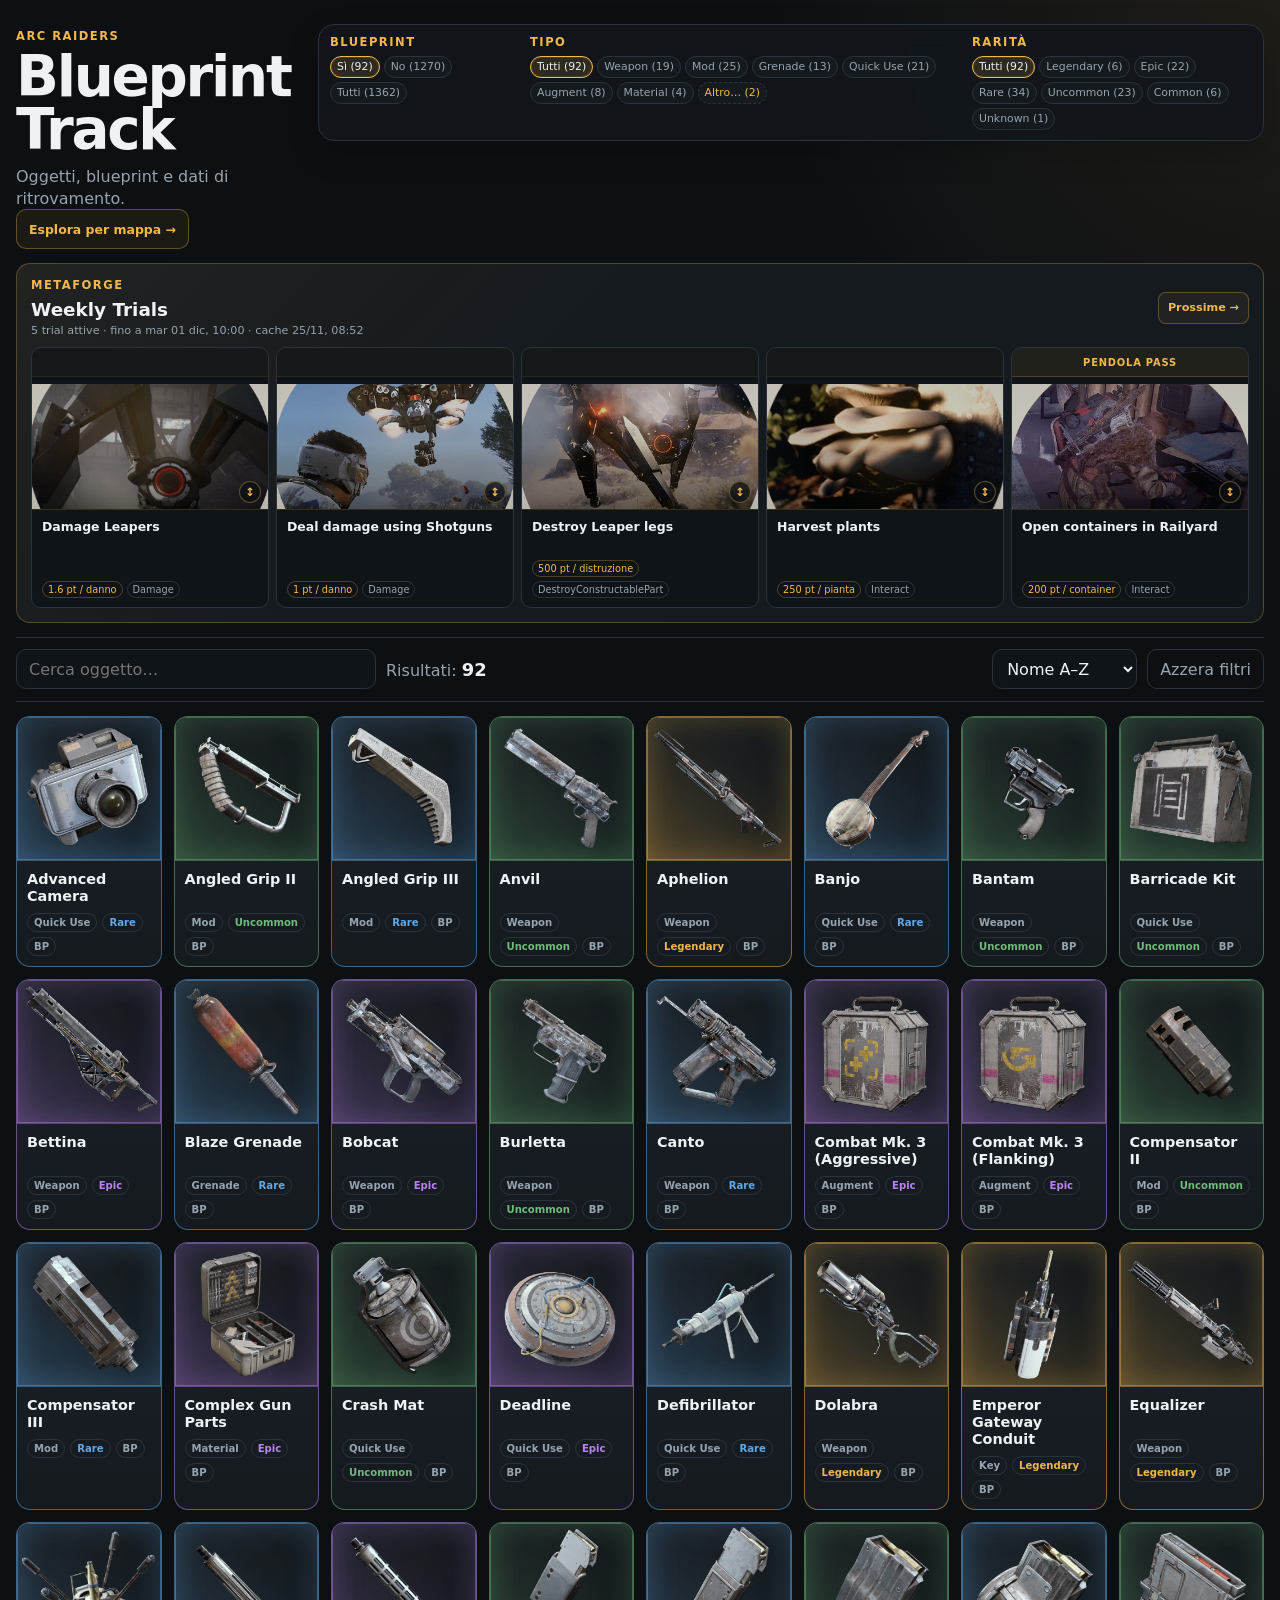
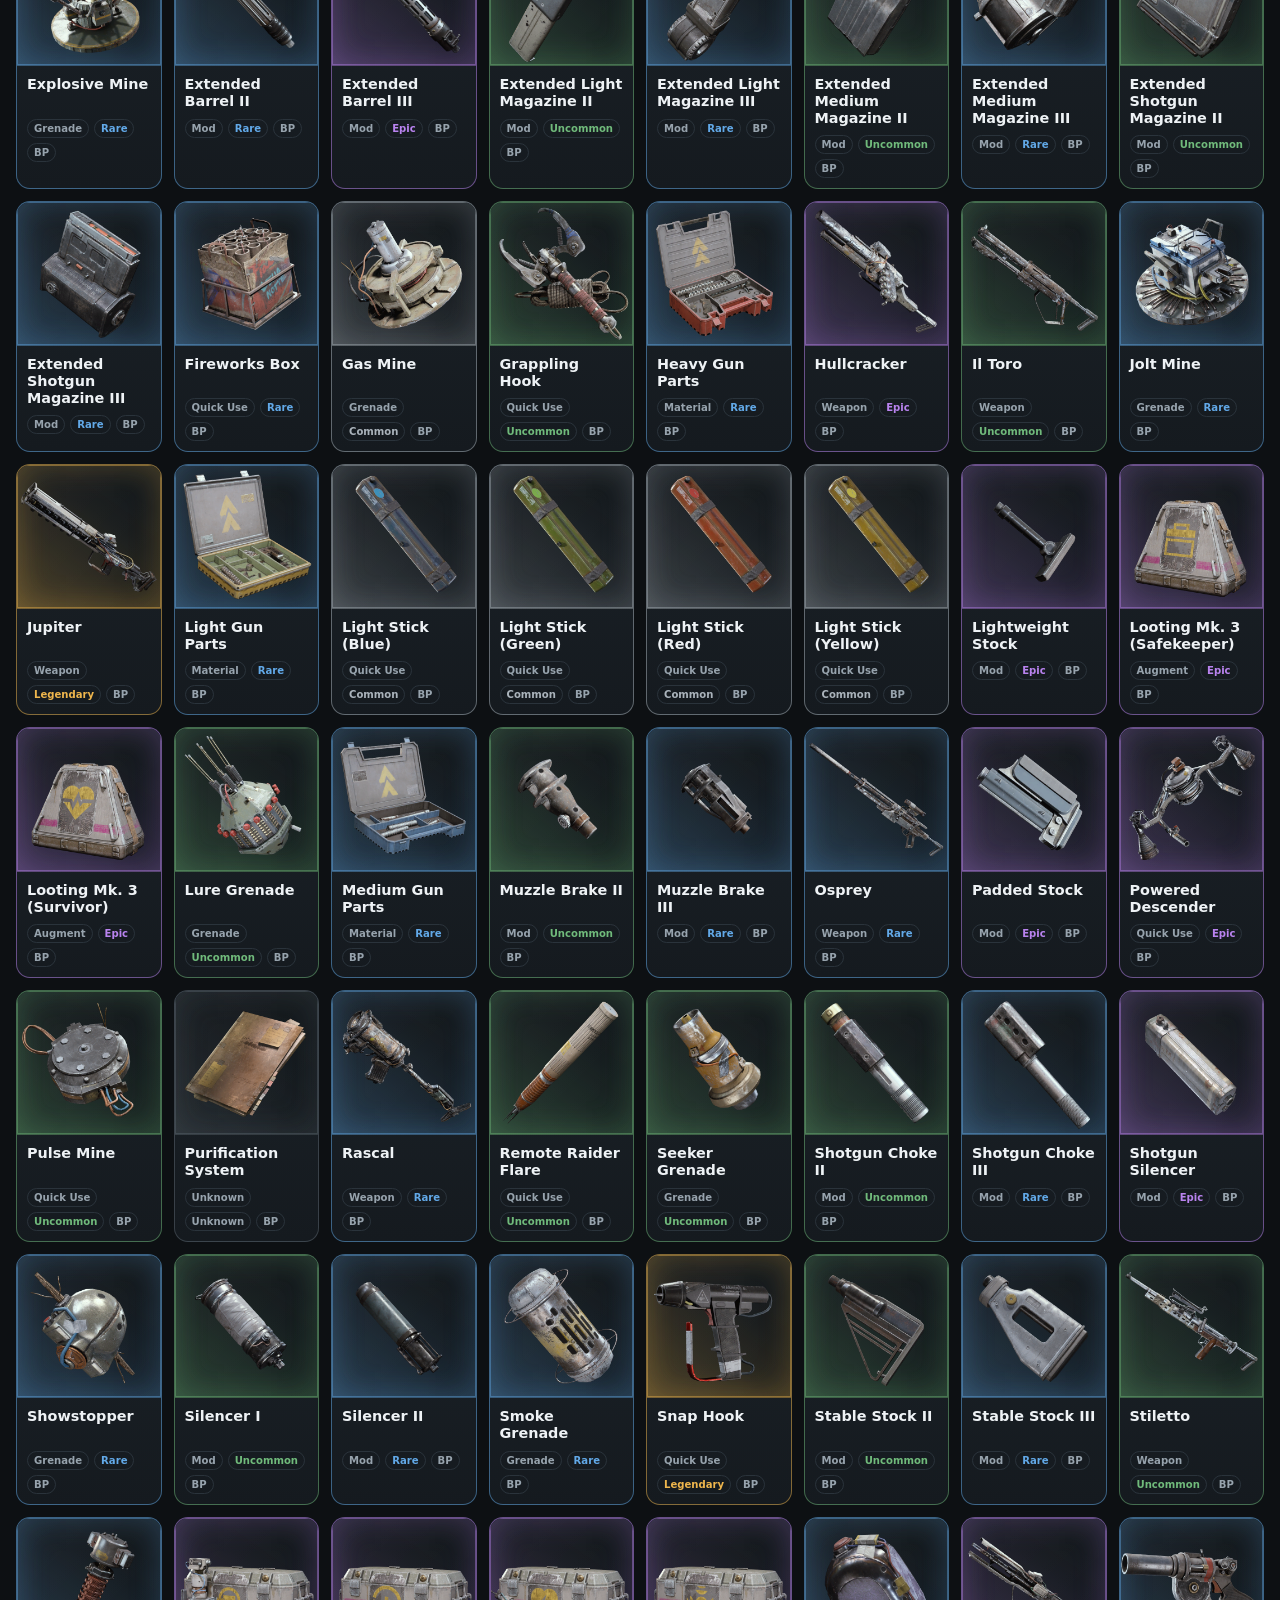
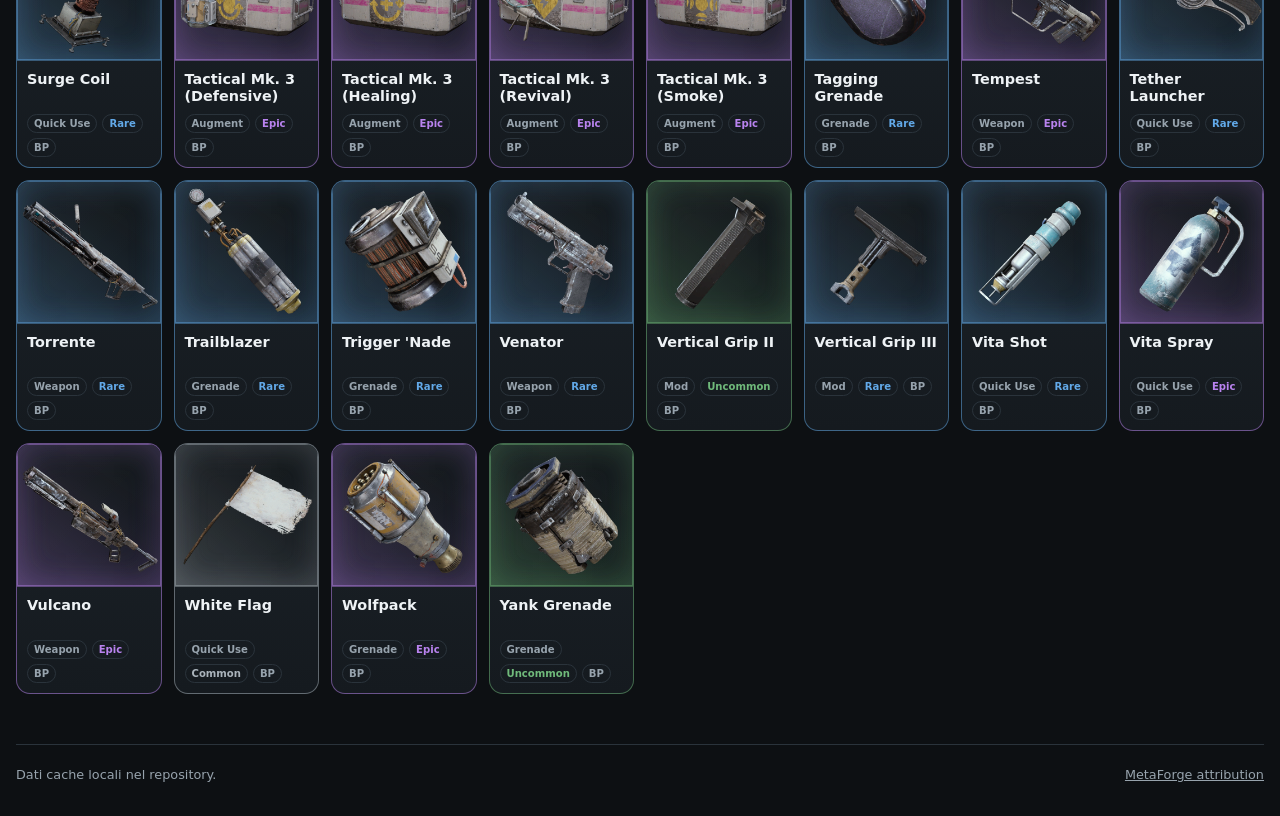
<file: index.html>
<!doctype html>
<html lang="it">
<head>
  <meta charset="utf-8" />
  <meta name="viewport" content="width=device-width, initial-scale=1" />
  <meta name="theme-color" content="#101316" />
  <title>ARC BP Track</title>
  <link rel="stylesheet" href="css/app.css" />
</head>
<body>
  <header class="site-header">
    <div class="header-layout">
      <div class="brand-block">
        <p class="eyebrow">ARC Raiders</p>
        <h1>Blueprint Track</h1>
        <p class="subtitle">Oggetti, blueprint e dati di ritrovamento.</p>
        <a class="catalog-map-link" href="map.html">Esplora per mappa →</a>
      </div>

      <section class="filters-panel" aria-label="Filtri catalogo">
        <div class="filter-group">
          <p class="filter-label">Blueprint</p>
          <div id="blueprintFilters" class="chip-wrap"></div>
        </div>

        <div class="filter-group filter-type">
          <p class="filter-label">Tipo</p>
          <div id="typeFilters" class="chip-wrap"></div>
        </div>

        <div class="filter-group">
          <p class="filter-label">Rarità</p>
          <div id="rarityFilters" class="chip-wrap"></div>
        </div>
      </section>
    </div>
  </header>

  <main class="catalog-shell">
    <section id="weeklyTrials" class="weekly-trials" hidden>
      <div class="weekly-heading">
        <div>
          <p class="eyebrow">MetaForge</p>
          <h2>Weekly Trials</h2>
          <p id="weeklyMeta" class="weekly-meta"></p>
        </div>
        <button id="weeklyUpcomingToggle" class="weekly-toggle" type="button" aria-expanded="false">Prossime →</button>
      </div>
      <div id="weeklyCurrent" class="weekly-grid"></div>
      <div id="weeklyUpcoming" class="weekly-upcoming" hidden>
        <p class="weekly-subheading">Prossima rotazione</p>
        <div id="weeklyUpcomingGrid" class="weekly-grid"></div>
      </div>
    </section>

    <section class="catalog-toolbar">
      <label class="search-box">
        <span class="sr-only">Cerca oggetto</span>
        <input id="searchInput" type="search" placeholder="Cerca oggetto…" autocomplete="off" />
      </label>

      <div class="catalog-count">Risultati: <strong id="visibleCount">0</strong></div>

      <select id="sortSelect" aria-label="Ordina oggetti">
        <option value="name">Nome A–Z</option>
        <option value="rarity">Rarità</option>
        <option value="type">Tipo</option>
      </select>

      <button id="clearFilters" class="clear-button" type="button">Azzera filtri</button>
    </section>

    <section id="grid" class="blueprint-grid" aria-live="polite"></section>

    <div id="emptyState" class="empty-state" hidden>
      Nessun oggetto corrisponde ai filtri selezionati.
    </div>
  </main>


  <footer>
    <span>Dati cache locali nel repository.</span>
    <a href="https://metaforge.app/arc-raiders" rel="noopener noreferrer">MetaForge attribution</a>
  </footer>

  <script type="module" src="js/app.js"></script>
</body>
</html>
</file>
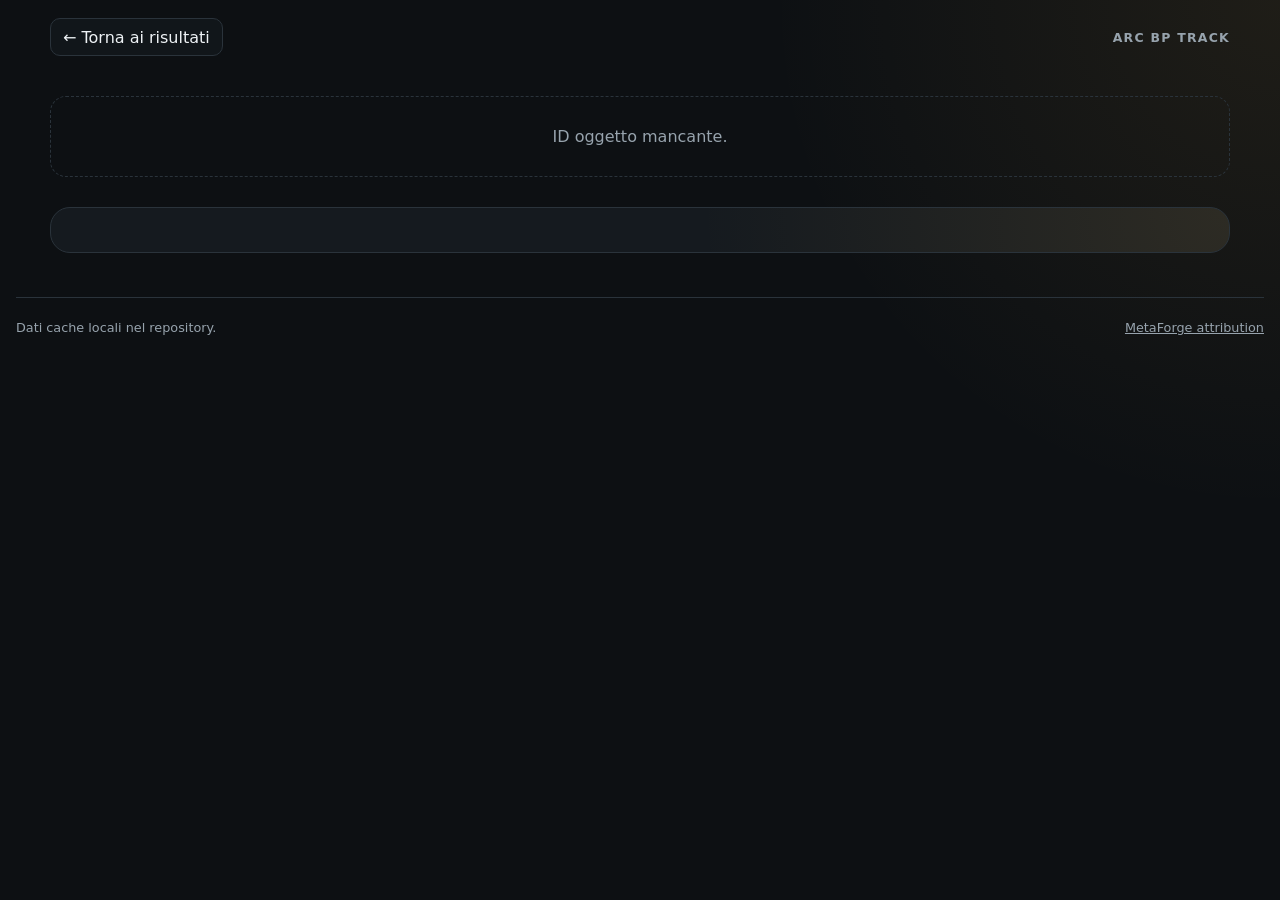
<file: item.html>
<!doctype html>
<html lang="it">
<head>
  <meta charset="utf-8" />
  <meta name="viewport" content="width=device-width, initial-scale=1" />
  <meta name="theme-color" content="#101316" />
  <title>Dettaglio · ARC BP Track</title>
  <link rel="stylesheet" href="css/app.css" />
</head>
<body class="detail-page">
  <header class="detail-topbar">
    <button id="backButton" class="back-button" type="button">← Torna ai risultati</button>
    <a class="detail-brand" href="index.html">ARC BP Track</a>
  </header>

  <main id="itemDetail" class="detail-page-shell">
    <div id="detailLoading" class="detail-loading">Caricamento dati…</div>
    <div id="detailError" class="empty-state" hidden></div>

    <section id="pageHero" class="page-hero" hidden></section>
    <section id="itemMeta" class="page-section" hidden></section>

    <section id="findingSection" class="page-section finding-page-section" hidden>
      <div class="page-section-heading">
        <div>
          <p class="eyebrow">Spawn & community data</p>
          <h2 id="findingTitle">Dove trovarlo</h2>
          <p id="findingContext" class="section-subtitle"></p>
        </div>
      </div>

      <div id="metaForgePanel"></div>
      <div id="arcTrackerPanel"></div>
    </section>
  </main>

  <footer>
    <span>Dati cache locali nel repository.</span>
    <a href="https://metaforge.app/arc-raiders" rel="noopener noreferrer">MetaForge attribution</a>
  </footer>

  <script type="module" src="js/item.js"></script>
</body>
</html>
</file>
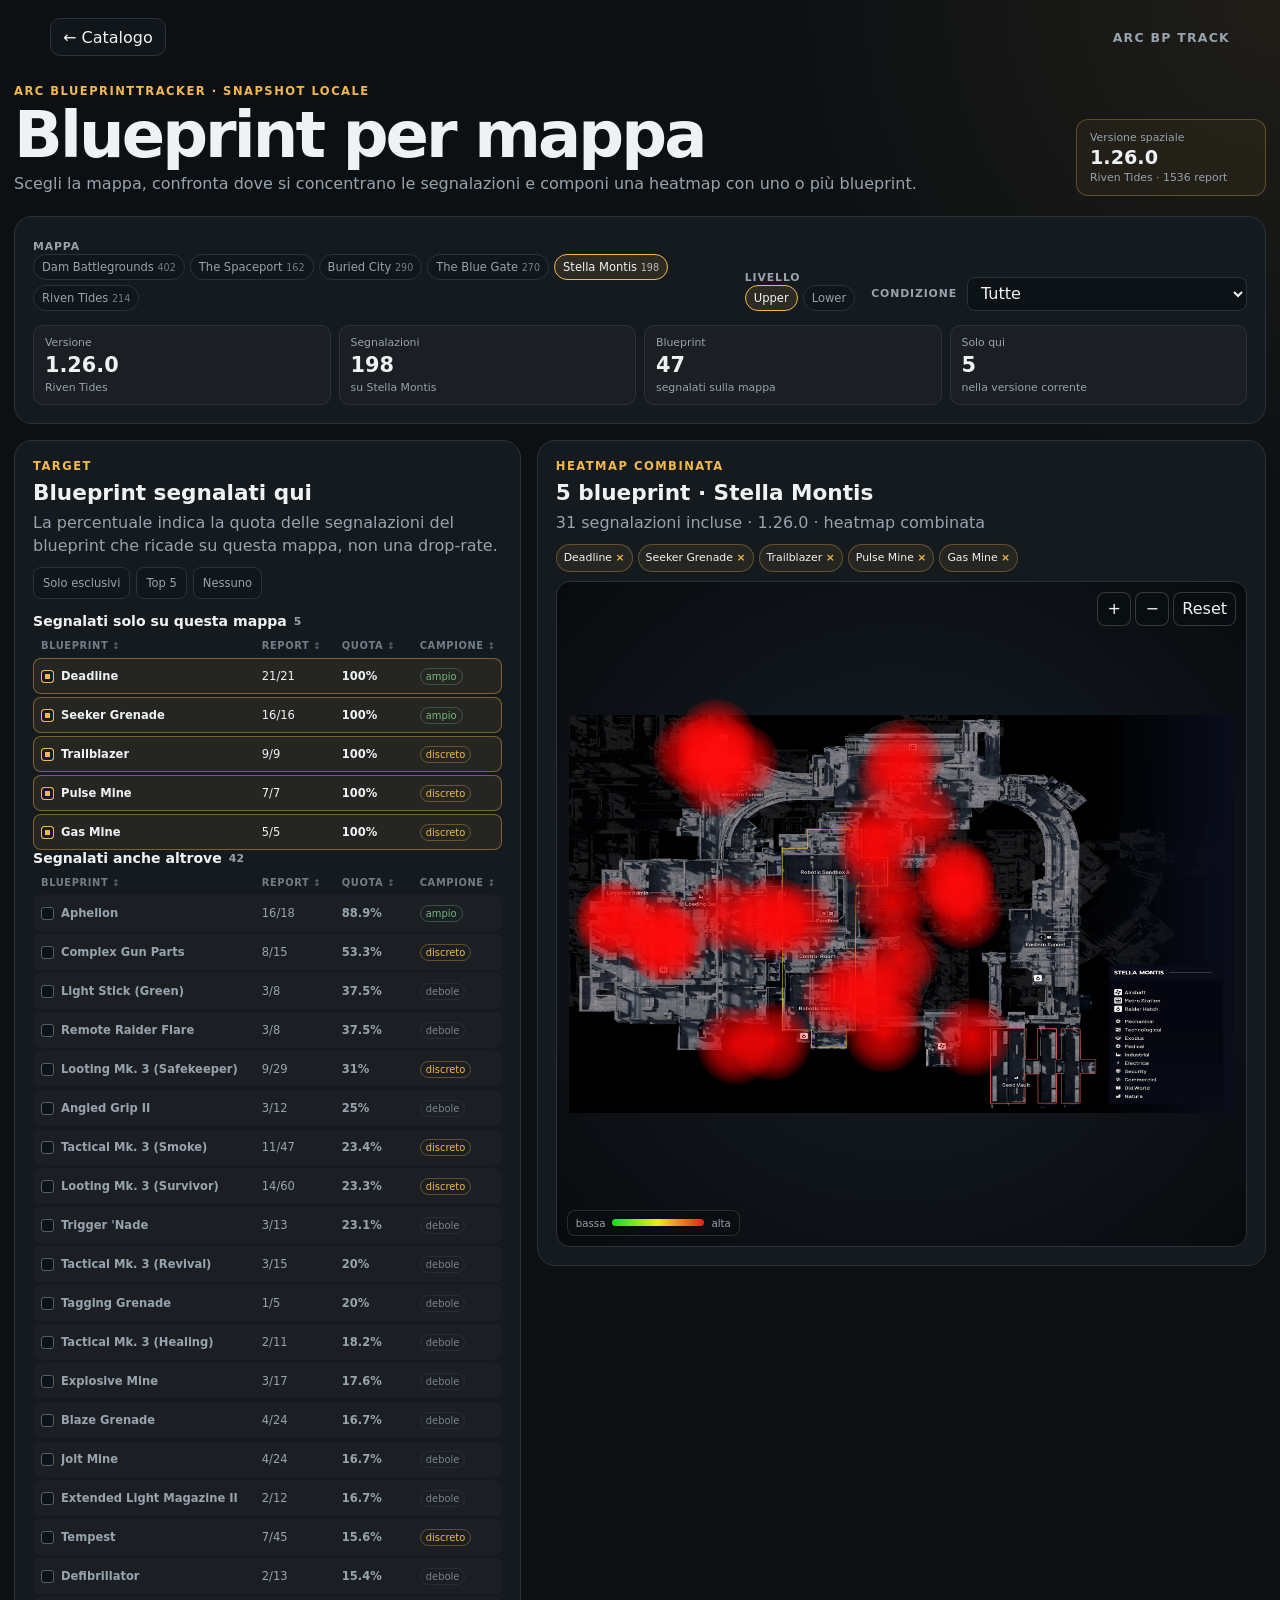
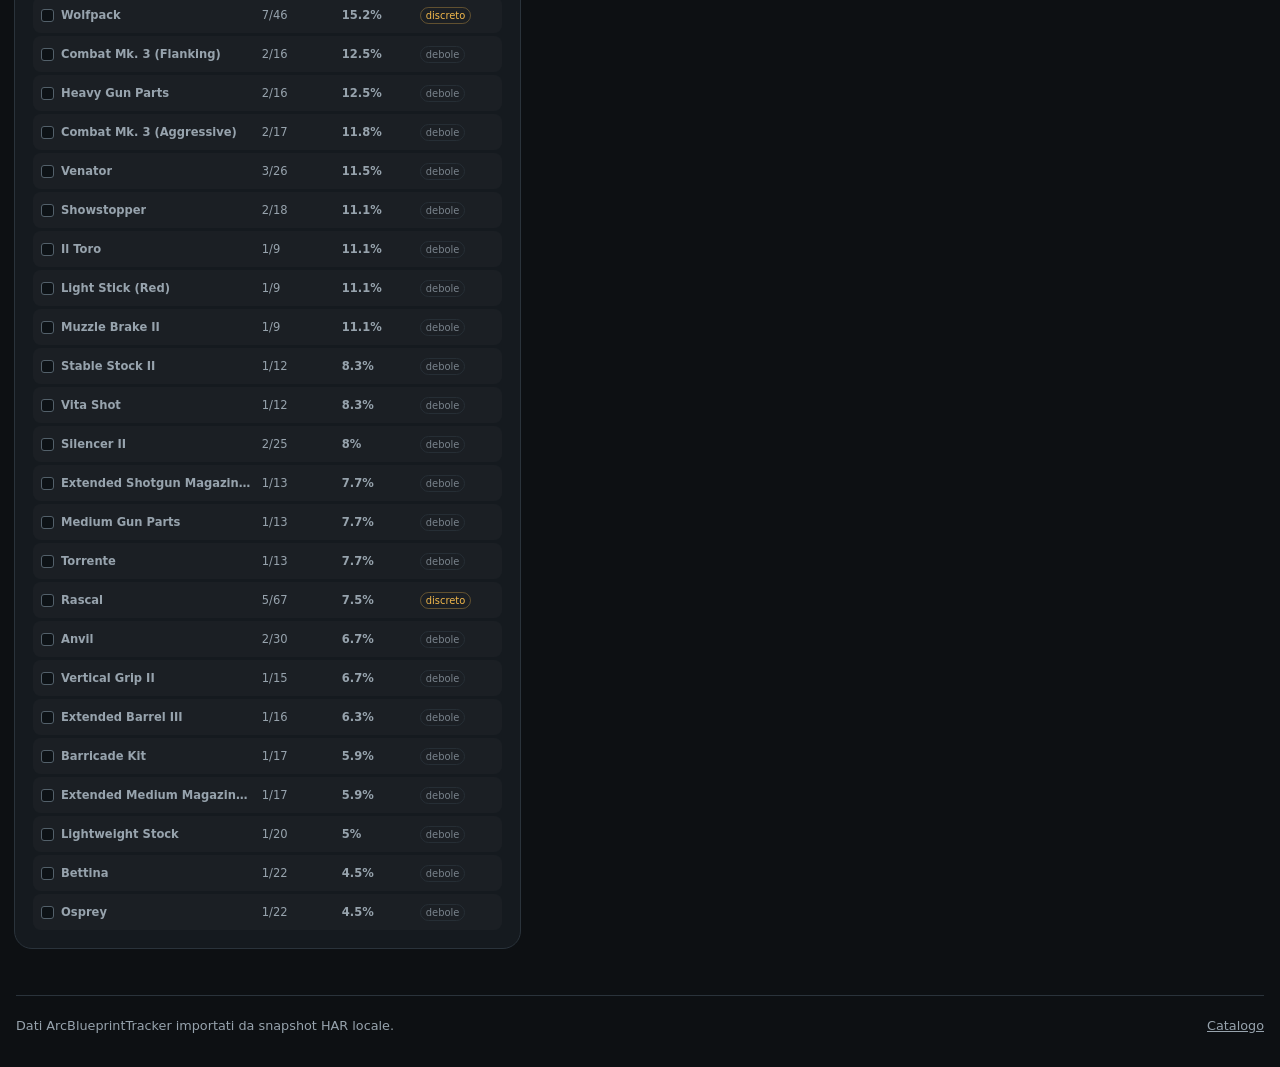
<file: map.html>
<!doctype html>
<html lang="it">
<head>
  <meta charset="utf-8" />
  <meta name="viewport" content="width=device-width, initial-scale=1" />
  <meta name="theme-color" content="#101316" />
  <title>Blueprint per mappa · ARC BP Track</title>
  <link rel="stylesheet" href="css/app.css" />
</head>
<body class="map-page">
  <header class="detail-topbar">
    <a class="back-button map-back-link" href="index.html?blueprint=yes">← Catalogo</a>
    <a class="detail-brand" href="index.html">ARC BP Track</a>
  </header>

  <main class="map-page-shell">
    <section class="map-page-intro">
      <div>
        <p class="eyebrow">ARC BlueprintTracker · snapshot locale</p>
        <h1>Blueprint per mappa</h1>
        <p class="section-subtitle">Scegli la mappa, confronta dove si concentrano le segnalazioni e componi una heatmap con uno o più blueprint.</p>
      </div>
      <div id="versionBadge" class="map-version-badge"></div>
    </section>

    <section class="page-section">
      <div class="map-explorer-controls">
        <div>
          <span class="heat-control-label">Mappa</span>
          <div id="mapSelector" class="heat-chip-row"></div>
        </div>
        <div id="layerSelector"></div>
        <label class="heat-condition">
          <span class="heat-control-label">Condizione</span>
          <select id="conditionSelect"></select>
        </label>
      </div>

      <div id="mapStats" class="map-stat-grid"></div>
    </section>

    <section class="map-explorer-layout">
      <section class="page-section map-targets-panel">
        <div class="page-section-heading map-targets-heading">
          <div>
            <p class="eyebrow">Target</p>
            <h2>Blueprint segnalati qui</h2>
            <p class="section-subtitle">La percentuale indica la quota delle segnalazioni del blueprint che ricade su questa mappa, non una drop-rate.</p>
          </div>
        </div>

        <div class="map-target-actions">
          <button id="selectExclusive" type="button">Solo esclusivi</button>
          <button id="selectTop" type="button">Top 5</button>
          <button id="clearSelected" type="button">Nessuno</button>
        </div>

        <div id="exclusiveTable"></div>
        <div id="sharedTable"></div>
      </section>

      <section class="page-section map-heat-panel">
        <div class="page-section-heading heatmap-heading">
          <div>
            <p class="eyebrow">Heatmap combinata</p>
            <h2 id="heatmapTitle">Seleziona i blueprint</h2>
            <p id="heatmapSubtitle" class="section-subtitle"></p>
          </div>
        </div>

        <div id="selectedBlueprints" class="selected-blueprints"></div>

        <div id="mapHeatViewport" class="heatmap-viewport map-explorer-viewport" aria-label="Heatmap combinata blueprint">
          <div id="mapHeatWorld" class="heatmap-world"></div>
          <div id="mapHeatOverlay" class="heatmap-overlay"></div>
          <div class="heatmap-zoom">
            <button id="mapZoomIn" type="button" aria-label="Zoom avanti">+</button>
            <button id="mapZoomOut" type="button" aria-label="Zoom indietro">−</button>
            <button id="mapReset" type="button">Reset</button>
          </div>
          <div class="heatmap-legend">
            <span>bassa</span>
            <i class="legend-gradient"></i>
            <span>alta</span>
          </div>
          <div id="heatmapEmpty" class="map-heat-empty">Seleziona almeno un blueprint dalla tabella.</div>
        </div>
      </section>
    </section>
  </main>

  <footer>
    <span>Dati ArcBlueprintTracker importati da snapshot HAR locale.</span>
    <a href="index.html?blueprint=yes">Catalogo</a>
  </footer>

  <script type="module" src="js/map.js"></script>
</body>
</html>
</file>
<file: css/app.css>
:root {
  color-scheme: dark;
  --bg: #0d1013;
  --panel: #151a1f;
  --panel-2: #1b2228;
  --border: #2a333b;
  --text: #eef2f5;
  --muted: #97a3ad;
  --accent: #f2b84b;
  --common: #aab3bb;
  --uncommon: #70ba7b;
  --rare: #62a9e8;
  --epic: #b983ef;
  --legendary: #efb64d;
  --radius: 16px;
}

* { box-sizing: border-box; }

html { background: var(--bg); }

body {
  margin: 0;
  min-height: 100vh;
  background:
    radial-gradient(circle at top right, rgba(242,184,75,.08), transparent 32rem),
    var(--bg);
  color: var(--text);
  font-family: Inter, ui-sans-serif, system-ui, -apple-system, BlinkMacSystemFont, "Segoe UI", sans-serif;
}

button, input, select { font: inherit; }

.site-header,
.catalog-shell,
footer {
  width: min(1480px, calc(100% - 32px));
  margin-inline: auto;
}

.site-header { padding: 24px 0 14px; }

.header-layout {
  display: grid;
  grid-template-columns: minmax(210px, 280px) minmax(0, 1fr);
  gap: 22px;
  align-items: start;
}

.brand-block { padding-top: 5px; }

.eyebrow,
.filter-label {
  margin: 0 0 7px;
  color: var(--accent);
  font-size: .72rem;
  font-weight: 800;
  letter-spacing: .13em;
  text-transform: uppercase;
}

h1 {
  margin: 0;
  font-size: clamp(2rem, 4.4vw, 3.65rem);
  line-height: .95;
  letter-spacing: -.04em;
}

.subtitle {
  margin: 9px 0 0;
  color: var(--muted);
  line-height: 1.35;
}

.filters-panel {
  display: grid;
  grid-template-columns: minmax(190px, .65fr) minmax(420px, 1.65fr) minmax(280px, 1fr);
  gap: 10px;
  padding: 10px 11px;
  border: 1px solid var(--border);
  border-radius: var(--radius);
  background: rgba(18,23,27,.9);
  box-shadow: 0 12px 32px rgba(0,0,0,.18);
  backdrop-filter: blur(12px);
}

.filter-group { min-width: 0; }

.chip-wrap {
  display: flex;
  flex-wrap: wrap;
  gap: 4px;
}

.chip {
  min-height: 22px;
  padding: 2px 6px;
  border: 1px solid var(--border);
  border-radius: 999px;
  background: var(--panel);
  color: var(--muted);
  white-space: nowrap;
  font-size: .68rem;
  line-height: 1.15;
  cursor: pointer;
  transition: border-color .12s ease, background .12s ease, color .12s ease, transform .12s ease;
}

.chip:hover {
  border-color: #4a5660;
  color: var(--text);
  transform: translateY(-1px);
}

.chip[aria-pressed="true"] {
  border-color: var(--accent);
  background: rgba(242,184,75,.13);
  color: var(--text);
  box-shadow: inset 0 0 0 1px rgba(242,184,75,.12);
}

.catalog-shell { min-width: 0; }

.catalog-toolbar {
  display: grid;
  grid-template-columns: minmax(200px, 360px) 1fr auto auto;
  gap: 10px;
  align-items: center;
  padding: 11px 0 12px;
  border-top: 1px solid var(--border);
  border-bottom: 1px solid var(--border);
}

.search-box input,
.catalog-toolbar select {
  width: 100%;
  min-height: 40px;
  border: 1px solid var(--border);
  border-radius: 10px;
  background: #0f1418;
  color: var(--text);
}

.search-box input { padding: 0 12px; }

.catalog-toolbar select {
  min-width: 145px;
  padding: 0 10px;
}

.catalog-count {
  color: var(--muted);
  white-space: nowrap;
}

.catalog-count strong {
  color: var(--text);
  font-size: 1.12rem;
}

.clear-button {
  min-height: 40px;
  padding: 0 12px;
  border: 1px solid var(--border);
  border-radius: 10px;
  background: transparent;
  color: var(--muted);
  cursor: pointer;
}

.clear-button:hover {
  border-color: #4a5660;
  color: var(--text);
}

.blueprint-grid {
  display: grid;
  grid-template-columns: repeat(auto-fill, minmax(145px, 1fr));
  gap: 12px;
  padding: 14px 0 32px;
}

.rarity-common { --rarity-rgb: 170, 179, 187; }
.rarity-uncommon { --rarity-rgb: 112, 186, 123; }
.rarity-rare { --rarity-rgb: 98, 169, 232; }
.rarity-epic { --rarity-rgb: 185, 131, 239; }
.rarity-legendary { --rarity-rgb: 239, 182, 77; }
.rarity-unknown { --rarity-rgb: 92, 103, 112; }

.card {
  position: relative;
  min-width: 0;
  overflow: hidden;
  border: 1px solid rgba(var(--rarity-rgb, 42, 51, 59), .5);
  border-radius: 14px;
  background: linear-gradient(180deg, var(--panel-2), var(--panel));
  cursor: pointer;
  transition: transform .14s ease, border-color .14s ease, box-shadow .14s ease;
}

.card:hover {
  transform: translateY(-2px);
  border-color: rgba(var(--rarity-rgb, 90, 105, 118), .78);
  box-shadow:
    0 12px 28px rgba(0,0,0,.18),
    0 0 0 1px rgba(var(--rarity-rgb, 90, 105, 118), .14);
}

.card-image {
  position: relative;
  display: grid;
  place-items: center;
  overflow: hidden;
  aspect-ratio: 1 / 1;
  border-bottom: 1px solid rgba(var(--rarity-rgb, 42, 51, 59), .42);
  background:
    linear-gradient(
      35deg,
      rgba(var(--rarity-rgb, 42, 51, 59), .25) 0%,
      rgba(var(--rarity-rgb, 42, 51, 59), .11) 38%,
      rgba(var(--rarity-rgb, 42, 51, 59), .035) 62%,
      transparent 80%
    ),
    linear-gradient(135deg, rgba(255,255,255,.035), transparent),
    #11161a;
  box-shadow: inset 0 0 34px rgba(var(--rarity-rgb, 42, 51, 59), .18);
  color: #4f5a64;
  font-size: clamp(2rem, 5vw, 4.2rem);
  font-weight: 900;
  letter-spacing: -.08em;
}

.card-image::after,
.detail-thumb::after {
  content: "";
  position: absolute;
  inset: 0;
  z-index: 2;
  pointer-events: none;
  border-radius: inherit;
  box-shadow:
    inset 0 0 0 1px rgba(var(--rarity-rgb, 255, 255, 255), .42),
    inset 0 0 30px rgba(var(--rarity-rgb, 42, 51, 59), .11);
}

.card-image img,
.detail-thumb img {
  position: relative;
  z-index: 1;
  width: 100%;
  height: 100%;
  object-fit: contain;
}

.card-body { padding: 10px; }

.card h2 {
  min-height: 2.4em;
  margin: 0 0 8px;
  font-size: .9rem;
  line-height: 1.18;
}

.badges {
  display: flex;
  flex-wrap: wrap;
  gap: 5px;
}

.badge {
  padding: 3px 6px;
  border: 1px solid var(--border);
  border-radius: 999px;
  color: var(--muted);
  font-size: .63rem;
  font-weight: 700;
}

.badge.rarity-common { color: var(--common); }
.badge.rarity-uncommon { color: var(--uncommon); }
.badge.rarity-rare { color: var(--rare); }
.badge.rarity-epic { color: var(--epic); }
.badge.rarity-legendary { color: var(--legendary); }

.reward-badge {
  position: absolute;
  top: 7px;
  right: 7px;
  background: rgba(13,16,19,.88);
}

.empty-state {
  margin: 30px 0;
  padding: 30px;
  border: 1px dashed var(--border);
  border-radius: var(--radius);
  color: var(--muted);
  text-align: center;
}

.detail-dialog {
  width: min(680px, calc(100% - 22px));
  max-height: calc(100dvh - 22px);
  padding: 0;
  border: 1px solid var(--border);
  border-radius: 22px;
  background: var(--panel);
  color: var(--text);
}

.detail-dialog::backdrop {
  background: rgba(0,0,0,.76);
  backdrop-filter: blur(5px);
}

.detail-dialog article {
  position: relative;
  padding: 18px;
}

.close-button {
  position: absolute;
  top: 12px;
  right: 12px;
  z-index: 2;
  width: 40px;
  height: 40px;
  border: 1px solid var(--border);
  border-radius: 50%;
  background: rgba(13,16,19,.85);
  color: var(--text);
  font-size: 1.6rem;
  cursor: pointer;
}

.detail-hero {
  display: grid;
  grid-template-columns: 110px 1fr;
  gap: 16px;
  align-items: center;
  padding-right: 36px;
}

.detail-thumb {
  position: relative;
  display: grid;
  place-items: center;
  overflow: hidden;
  aspect-ratio: 1;
  border: 1px solid rgba(var(--rarity-rgb, 42, 51, 59), .52);
  border-radius: 16px;
  background:
    linear-gradient(35deg, rgba(var(--rarity-rgb, 42, 51, 59), .24), transparent 72%),
    #101519;
  box-shadow: inset 0 0 34px rgba(var(--rarity-rgb, 42, 51, 59), .18);
  color: #53606a;
  font-size: 2.4rem;
  font-weight: 900;
}

.detail-hero h2 {
  margin: 0 0 10px;
  font-size: 1.8rem;
}

.detail-section {
  margin-top: 18px;
  padding: 15px;
  border: 1px solid var(--border);
  border-radius: 14px;
  background: #11161a;
}

.detail-section h3 {
  margin: 0 0 8px;
  font-size: 1rem;
}

.detail-section p {
  margin: 0;
  color: var(--muted);
  line-height: 1.55;
}

footer {
  display: flex;
  justify-content: space-between;
  gap: 14px;
  margin-top: 18px;
  padding: 22px 0 34px;
  border-top: 1px solid var(--border);
  color: var(--muted);
  font-size: .8rem;
}

footer a { color: inherit; }

.sr-only {
  position: absolute;
  width: 1px;
  height: 1px;
  padding: 0;
  margin: -1px;
  overflow: hidden;
  clip: rect(0, 0, 0, 0);
  white-space: nowrap;
  border: 0;
}

@media (max-width: 1050px) {
  .header-layout {
    grid-template-columns: 220px minmax(0, 1fr);
  }

  .filters-panel {
    grid-template-columns: 1fr 1fr;
  }

  .filter-type { grid-column: 1 / -1; }
}

@media (max-width: 760px) {
  .site-header,
  .catalog-shell,
  footer {
    width: min(100% - 20px, 1480px);
  }

  .site-header { padding-top: 18px; }

  .header-layout {
    grid-template-columns: 1fr;
    gap: 13px;
  }

  .subtitle { display: none; }

  .filters-panel {
    grid-template-columns: 1fr;
    gap: 12px;
    padding: 11px;
  }

  .filter-type { grid-column: auto; }

  .chip-wrap {
    display: flex;
    flex-wrap: wrap;
    gap: 6px;
    overflow: visible;
  }

  .chip {
    flex: 0 0 auto;
    min-height: 28px;
    padding: 4px 8px;
    font-size: .78rem;
  }

  .catalog-toolbar {
    grid-template-columns: 1fr auto;
  }

  .search-box { grid-column: 1 / -1; }

  .catalog-count { white-space: normal; }

  .catalog-toolbar select {
    min-width: 125px;
  }

  .clear-button {
    grid-column: 1 / -1;
    justify-self: start;
  }

  .blueprint-grid {
    grid-template-columns: repeat(auto-fill, minmax(118px, 1fr));
    gap: 9px;
  }

  .card-body { padding: 8px; }
  .card h2 { font-size: .82rem; }

  footer { flex-direction: column; }
}

@media (max-width: 390px) {
  .blueprint-grid {
    grid-template-columns: repeat(2, minmax(0, 1fr));
  }
}


.chip:disabled {
  opacity: .34;
  cursor: default;
  transform: none;
}

.chip-more {
  border-style: dashed;
  color: var(--accent);
}


.finding-section {
  padding: 13px;
}

.source-list {
  display: grid;
  gap: 8px;
}

.source-row {
  display: grid;
  grid-template-columns: minmax(128px, auto) minmax(0, 1fr) auto;
  gap: 10px;
  align-items: center;
  min-height: 42px;
  padding: 9px 10px;
  border: 1px solid var(--border);
  border-radius: 11px;
  background: #0f1418;
}

details.source-row {
  display: block;
  padding: 0;
  overflow: hidden;
}

details.source-row > summary {
  display: grid;
  grid-template-columns: minmax(128px, auto) minmax(0, 1fr) auto;
  gap: 10px;
  align-items: center;
  min-height: 42px;
  padding: 9px 10px;
  cursor: pointer;
  list-style: none;
}

details.source-row > summary::-webkit-details-marker {
  display: none;
}

.source-name {
  color: var(--text);
  font-weight: 750;
  font-size: .82rem;
}

.source-preview {
  min-width: 0;
  overflow: hidden;
  color: var(--muted);
  font-size: .78rem;
  text-overflow: ellipsis;
  white-space: nowrap;
}

.source-status {
  padding: 2px 6px;
  border: 1px solid var(--border);
  border-radius: 999px;
  color: var(--muted);
  font-size: .62rem;
  text-transform: uppercase;
  letter-spacing: .06em;
}

.source-available {
  border-color: #34414a;
}

.source-available .source-status {
  border-color: rgba(112,186,123,.34);
  color: var(--uncommon);
}

.source-empty {
  opacity: .68;
}

.source-pending {
  opacity: .78;
  border-style: dashed;
}

.source-pending .source-status {
  color: var(--accent);
}

.source-body {
  padding: 0 10px 10px;
  color: var(--muted);
  font-size: .78rem;
  line-height: 1.5;
}

.source-body > div + div {
  margin-top: 4px;
}

@media (max-width: 560px) {
  .source-row,
  details.source-row > summary {
    grid-template-columns: 1fr auto;
    gap: 4px 8px;
  }

  .source-preview {
    grid-column: 1 / -1;
    grid-row: 2;
    white-space: normal;
  }

  .source-status {
    grid-column: 2;
    grid-row: 1;
  }
}


.source-body-votes {
  display: grid;
  gap: 12px;
}

.vote-group {
  display: grid;
  gap: 5px;
}

.vote-group-title {
  color: var(--text);
  font-size: .72rem;
  font-weight: 800;
  letter-spacing: .08em;
  text-transform: uppercase;
}

.vote-list {
  display: grid;
  gap: 4px;
}

.vote-row {
  display: grid;
  grid-template-columns: minmax(0, 1fr) auto;
  gap: 10px;
  align-items: center;
  padding: 5px 7px;
  border-radius: 7px;
  background: rgba(255,255,255,.025);
}

.vote-row span:last-child {
  color: var(--text);
  font-variant-numeric: tabular-nums;
}


.vote-more {
  margin-top: 2px;
}

.vote-more > summary {
  width: fit-content;
  padding: 3px 0;
  color: var(--accent);
  font-size: .72rem;
  font-weight: 700;
  cursor: pointer;
  list-style: none;
}

.vote-more > summary::-webkit-details-marker {
  display: none;
}

.vote-more-list {
  display: grid;
  gap: 4px;
  margin-top: 4px;
}


/* Dedicated item detail page */
.detail-page .site-header { display:none; }

.detail-topbar {
  width: min(1180px, calc(100% - 28px));
  margin: 0 auto;
  padding: 18px 0 10px;
  display: flex;
  align-items: center;
  justify-content: space-between;
  gap: 14px;
}

.back-button {
  min-height: 38px;
  padding: 0 12px;
  border: 1px solid var(--border);
  border-radius: 10px;
  background: #11161a;
  color: var(--text);
  cursor: pointer;
}

.back-button:hover {
  border-color: #4a5660;
}

.detail-brand {
  color: var(--muted);
  font-size: .78rem;
  font-weight: 800;
  letter-spacing: .1em;
  text-decoration: none;
  text-transform: uppercase;
}

.detail-page-shell {
  width: min(1180px, calc(100% - 28px));
  margin: 0 auto;
  padding-bottom: 26px;
}

.detail-loading {
  padding: 50px 0;
  color: var(--muted);
  text-align: center;
}

.page-hero {
  display: grid;
  grid-template-columns: minmax(180px, 260px) minmax(0, 1fr);
  gap: 26px;
  align-items: center;
  padding: 22px;
  border: 1px solid var(--border);
  border-radius: 20px;
  background:
    radial-gradient(circle at top right, rgba(var(--rarity-rgb, 242,184,75), .11), transparent 45%),
    var(--panel);
}

.page-hero-image {
  --rarity-rgb: 92, 103, 112;
  position: relative;
  display: grid;
  place-items: center;
  width: 100%;
  aspect-ratio: 1;
  overflow: hidden;
  border: 1px solid rgba(var(--rarity-rgb), .54);
  border-radius: 18px;
  background:
    linear-gradient(35deg, rgba(var(--rarity-rgb), .24), transparent 70%),
    #101519;
  color: #53606a;
  font-size: 4rem;
  font-weight: 900;
}

.page-hero-image img {
  width: 100%;
  height: 100%;
  object-fit: contain;
}

.page-hero-copy h1 {
  margin: 0 0 12px;
  font-size: clamp(2.2rem, 6vw, 4.6rem);
  line-height: .96;
  letter-spacing: -.045em;
}

.page-description {
  max-width: 70ch;
  margin: 18px 0 0;
  color: var(--muted);
  line-height: 1.55;
}

.page-section {
  margin-top: 16px;
  padding: 18px;
  border: 1px solid var(--border);
  border-radius: 18px;
  background: var(--panel);
}

.page-section-heading {
  margin-bottom: 14px;
}

.page-section-heading h2,
.compact-heading h2 {
  margin: 0;
  font-size: 1.35rem;
}

.section-subtitle {
  margin: 6px 0 0;
  color: var(--muted);
  line-height: 1.45;
}

.variant-list {
  display: flex;
  flex-wrap: wrap;
  gap: 7px;
}

.variant-pill {
  padding: 5px 9px;
  border: 1px solid var(--border);
  border-radius: 999px;
  color: var(--muted);
  font-size: .78rem;
}

.source-panel {
  display: block;
  overflow: hidden;
  margin-top: 10px;
  border: 1px solid #34414a;
  border-radius: 14px;
  background: #0f1418;
}

.source-panel-summary {
  display: grid;
  grid-template-columns: minmax(155px, auto) minmax(0, 1fr) auto;
  gap: 12px;
  align-items: center;
  min-height: 54px;
  padding: 11px 13px;
  list-style: none;
  cursor: pointer;
}

.source-panel > summary::-webkit-details-marker { display:none; }

.static-summary { cursor: default; }

.source-panel-summary > div:first-child {
  display: grid;
  gap: 2px;
}

.source-panel-summary strong {
  color: var(--text);
  font-size: .9rem;
}

.source-panel-kicker {
  color: var(--muted);
  font-size: .66rem;
}

.source-panel-preview {
  min-width: 0;
  overflow: hidden;
  color: var(--muted);
  font-size: .78rem;
  text-overflow: ellipsis;
  white-space: nowrap;
}

.source-panel-body {
  padding: 0 13px 13px;
  border-top: 1px solid rgba(255,255,255,.045);
  color: var(--muted);
}

.source-panel-empty {
  opacity: .72;
  border-style: dashed;
}

.arc-source-panel {
  margin-top: 10px;
  border-color: rgba(242,184,75,.3);
}

.arc-panel-body {
  padding-top: 14px;
}

.arc-stat-grid {
  display: grid;
  grid-template-columns: repeat(4, minmax(0, 1fr));
  gap: 8px;
}

.arc-stat {
  min-width: 0;
  padding: 11px;
  border: 1px solid var(--border);
  border-radius: 11px;
  background: rgba(255,255,255,.025);
}

.arc-stat span,
.arc-stat small {
  display: block;
  color: var(--muted);
  font-size: .68rem;
}

.arc-stat strong {
  display: block;
  margin: 4px 0;
  color: var(--text);
  font-size: 1.45rem;
  line-height: 1.1;
}

.arc-stat .stat-text {
  overflow: hidden;
  font-size: .9rem;
  text-overflow: ellipsis;
  white-space: nowrap;
}

.current-stat {
  border-color: rgba(242,184,75,.32);
  background: rgba(242,184,75,.055);
}

.arc-history {
  margin-top: 10px;
  border-top: 1px solid var(--border);
  padding-top: 9px;
}

.arc-history > summary {
  width: fit-content;
  color: var(--accent);
  font-size: .75rem;
  font-weight: 700;
  cursor: pointer;
}

.arc-history-list {
  display: grid;
  max-width: 380px;
  gap: 4px;
  margin-top: 8px;
}

.arc-history-list > div {
  display: flex;
  justify-content: space-between;
  gap: 14px;
  padding: 5px 7px;
  border-radius: 7px;
  background: rgba(255,255,255,.025);
}

.arc-current-grid {
  display: grid;
  grid-template-columns: minmax(250px, .8fr) minmax(280px, 1.2fr);
  gap: 18px;
  margin-top: 18px;
}

.arc-current-grid h3 {
  margin: 0 0 7px;
  color: var(--text);
  font-size: .88rem;
}

.muted-copy {
  margin: 0;
  color: var(--muted);
  font-size: .78rem;
  line-height: 1.45;
}

.arc-container-list {
  display: grid;
  gap: 4px;
}

.arc-container-row {
  display: flex;
  justify-content: space-between;
  gap: 12px;
  padding: 5px 7px;
  border-radius: 7px;
  background: rgba(255,255,255,.025);
  font-size: .75rem;
}

.arc-container-row span:last-child {
  white-space: nowrap;
}

.heatmap-controls {
  display: grid;
  grid-template-columns: 1fr;
  gap: 9px;
  margin: 16px 0 9px;
}

.heat-control-group {
  display: grid;
  gap: 5px;
}

.heat-control-label {
  color: var(--muted);
  font-size: .68rem;
  font-weight: 800;
  letter-spacing: .08em;
  text-transform: uppercase;
}

.heat-chip-row {
  display: flex;
  flex-wrap: wrap;
  gap: 5px;
}

.heat-chip {
  padding: 5px 8px;
  border: 1px solid var(--border);
  border-radius: 999px;
  background: #11161a;
  color: var(--muted);
  font-size: .72rem;
  cursor: pointer;
}

.heat-chip small {
  opacity: .72;
}

.heat-chip[aria-pressed="true"] {
  border-color: var(--accent);
  background: rgba(242,184,75,.11);
  color: var(--text);
}

.heat-condition {
  display: grid;
  grid-template-columns: auto minmax(180px, 280px);
  gap: 10px;
  align-items: center;
  width: fit-content;
}

.heat-condition select {
  min-height: 34px;
  padding: 0 9px;
  border: 1px solid var(--border);
  border-radius: 8px;
  background: #0d1216;
  color: var(--text);
}

.heatmap-viewport {
  position: relative;
  height: min(68vh, 680px);
  min-height: 440px;
  overflow: hidden;
  border: 1px solid var(--border);
  border-radius: 14px;
  background:
    radial-gradient(circle at center, #182028, #080b0e);
  cursor: grab;
  touch-action: none;
}

.heatmap-viewport.is-dragging {
  cursor: grabbing;
}

.heatmap-world {
  position: absolute;
  left: 0;
  top: 0;
  transform-origin: 0 0;
  will-change: transform;
  user-select: none;
  pointer-events: none;
}

.map-image,
.map-tile {
  position: absolute;
  display: block;
  user-select: none;
  pointer-events: none;
}

.map-image {
  inset: 0;
  width: 100%;
  height: 100%;
}

.heatmap-overlay {
  position: absolute;
  inset: 0;
  z-index: 3;
  overflow: hidden;
  pointer-events: none;
}

.heat-spot {
  position: absolute;
  border-radius: 50%;
  transform: translate(-50%, -50%);
  filter: saturate(1.18);
  mix-blend-mode: screen;
}

.heatmap-zoom {
  position: absolute;
  top: 10px;
  right: 10px;
  z-index: 5;
  display: flex;
  gap: 4px;
}

.heatmap-zoom button {
  min-width: 34px;
  height: 34px;
  padding: 0 8px;
  border: 1px solid rgba(255,255,255,.18);
  border-radius: 8px;
  background: rgba(10,14,18,.86);
  color: var(--text);
  cursor: pointer;
}

.heatmap-legend {
  position: absolute;
  left: 10px;
  bottom: 10px;
  z-index: 5;
  display: grid;
  grid-template-columns: auto 92px auto;
  gap: 7px;
  align-items: center;
  padding: 6px 8px;
  border: 1px solid rgba(255,255,255,.13);
  border-radius: 8px;
  background: rgba(10,14,18,.82);
  color: var(--muted);
  font-size: .64rem;
  pointer-events: none;
}

.legend-gradient {
  display: block;
  height: 7px;
  border-radius: 999px;
  background: linear-gradient(90deg, hsl(120 82% 48%), hsl(60 86% 51%), hsl(0 86% 52%));
}

@media (max-width: 760px) {
  .detail-topbar,
  .detail-page-shell {
    width: min(100% - 20px, 1180px);
  }

  .page-hero {
    grid-template-columns: 105px minmax(0, 1fr);
    gap: 14px;
    padding: 14px;
  }

  .page-hero-copy h1 {
    font-size: clamp(1.8rem, 8vw, 3rem);
  }

  .page-description {
    grid-column: 1 / -1;
    font-size: .84rem;
  }

  .page-section { padding: 13px; }

  .source-panel-summary {
    grid-template-columns: 1fr auto;
    gap: 4px 8px;
  }

  .source-panel-preview {
    grid-column: 1 / -1;
    grid-row: 2;
    white-space: normal;
  }

  .source-status {
    grid-column: 2;
    grid-row: 1;
  }

  .arc-stat-grid {
    grid-template-columns: 1fr 1fr;
  }

  .arc-current-grid {
    grid-template-columns: 1fr;
  }

  .heat-condition {
    grid-template-columns: 1fr;
    width: 100%;
  }

  .heat-condition select { width: 100%; }

  .heatmap-viewport {
    height: 58vh;
    min-height: 390px;
  }
}


/* Blueprint map explorer */
.map-back-link {
  display:inline-flex;
  align-items:center;
  text-decoration:none;
}

.map-page-shell {
  width:min(1480px, calc(100% - 28px));
  margin:0 auto;
  padding-bottom:28px;
}

.map-page-intro {
  display:flex;
  align-items:flex-end;
  justify-content:space-between;
  gap:20px;
  padding:18px 0 4px;
}

.map-page-intro h1 {
  margin:0;
  font-size:clamp(2.2rem, 5vw, 4.4rem);
  line-height:.96;
  letter-spacing:-.045em;
}

.map-version-badge {
  display:grid;
  gap:2px;
  min-width:190px;
  padding:11px 13px;
  border:1px solid rgba(242,184,75,.3);
  border-radius:12px;
  background:rgba(242,184,75,.05);
}

.map-version-badge span,
.map-version-badge small {
  color:var(--muted);
  font-size:.68rem;
}

.map-version-badge strong {
  color:var(--text);
  font-size:1.2rem;
}

.map-explorer-controls {
  display:grid;
  grid-template-columns:minmax(0, 1fr) auto auto;
  gap:16px;
  align-items:end;
}

.map-stat-grid {
  display:grid;
  grid-template-columns:repeat(4, minmax(0, 1fr));
  gap:8px;
  margin-top:14px;
}

.map-stat {
  padding:10px 11px;
  border:1px solid var(--border);
  border-radius:10px;
  background:rgba(255,255,255,.025);
}

.map-stat span,
.map-stat small {
  display:block;
  color:var(--muted);
  font-size:.68rem;
}

.map-stat strong {
  display:block;
  margin:4px 0;
  color:var(--text);
  font-size:1.3rem;
}

.map-explorer-layout {
  display:grid;
  grid-template-columns:minmax(430px, .82fr) minmax(520px, 1.18fr);
  gap:16px;
  align-items:start;
}

.map-targets-panel,
.map-heat-panel {
  min-width:0;
}

.map-targets-heading,
.heatmap-heading {
  margin-bottom:10px;
}

.map-target-actions {
  display:flex;
  flex-wrap:wrap;
  gap:6px;
  margin-bottom:14px;
}

.map-target-actions button {
  min-height:32px;
  padding:0 9px;
  border:1px solid var(--border);
  border-radius:8px;
  background:#11161a;
  color:var(--muted);
  font-size:.72rem;
  cursor:pointer;
}

.map-target-actions button:hover {
  border-color:#4a5660;
  color:var(--text);
}

.bp-map-table-section + .bp-map-table-section {
  margin-top:18px;
}

.bp-map-table-section h3 {
  display:flex;
  align-items:center;
  gap:7px;
  margin:0 0 7px;
  font-size:.88rem;
}

.bp-map-table-section h3 small {
  color:var(--muted);
  font-size:.68rem;
  font-weight:700;
}

.bp-map-table {
  display:grid;
  gap:3px;
}

.bp-map-row {
  display:grid;
  grid-template-columns:minmax(170px, 1fr) 72px 70px 74px;
  gap:8px;
  align-items:center;
  width:100%;
  min-height:36px;
  padding:6px 7px;
  border:1px solid transparent;
  border-radius:8px;
  background:rgba(255,255,255,.025);
  color:var(--muted);
  text-align:left;
  font-size:.72rem;
}

button.bp-map-row {
  cursor:pointer;
}

button.bp-map-row:hover {
  border-color:var(--border);
  background:rgba(255,255,255,.04);
}

button.bp-map-row[aria-pressed="true"] {
  border-color:rgba(242,184,75,.42);
  background:rgba(242,184,75,.075);
  color:var(--text);
}

.bp-map-row-head {
  min-height:0;
  padding-block:3px;
  background:transparent;
  color:#707d87;
  font-size:.62rem;
  font-weight:800;
  letter-spacing:.06em;
  text-transform:uppercase;
}

.bp-map-name {
  display:flex;
  min-width:0;
  align-items:center;
  gap:7px;
}

.bp-map-name strong {
  min-width:0;
  overflow:hidden;
  text-overflow:ellipsis;
  white-space:nowrap;
}

.bp-map-check {
  flex:0 0 auto;
  width:13px;
  height:13px;
  border:1px solid #53606a;
  border-radius:3px;
  background:#0d1216;
}

button.bp-map-row[aria-pressed="true"] .bp-map-check {
  border-color:var(--accent);
  background:var(--accent);
  box-shadow:inset 0 0 0 3px #171b1f;
}

.bp-sample {
  width:fit-content;
  padding:2px 5px;
  border:1px solid var(--border);
  border-radius:999px;
  font-size:.62rem;
}

.sample-high {
  border-color:rgba(112,186,123,.34);
  color:var(--uncommon);
}

.sample-mid {
  border-color:rgba(242,184,75,.32);
  color:var(--accent);
}

.sample-low {
  color:var(--muted);
  opacity:.76;
}

.selected-blueprints {
  display:flex;
  flex-wrap:wrap;
  gap:5px;
  min-height:28px;
  margin-bottom:9px;
}

.selected-blueprint-pill {
  padding:4px 7px;
  border:1px solid rgba(242,184,75,.3);
  border-radius:999px;
  background:rgba(242,184,75,.075);
  color:var(--text);
  font-size:.68rem;
  cursor:pointer;
}

.selected-blueprint-pill span {
  color:var(--accent);
  font-weight:900;
}

.map-explorer-viewport {
  height:min(74vh, 760px);
  min-height:520px;
}

.map-heat-empty {
  position:absolute;
  left:50%;
  top:50%;
  z-index:4;
  transform:translate(-50%, -50%);
  max-width:300px;
  padding:10px 12px;
  border:1px solid rgba(255,255,255,.12);
  border-radius:10px;
  background:rgba(10,14,18,.8);
  color:var(--muted);
  font-size:.78rem;
  text-align:center;
  pointer-events:none;
}

.catalog-map-link {
  display:inline-flex;
  align-items:center;
  justify-content:center;
  min-height:40px;
  padding:0 12px;
  border:1px solid rgba(242,184,75,.35);
  border-radius:10px;
  background:rgba(242,184,75,.06);
  color:var(--accent);
  font-size:.78rem;
  font-weight:800;
  text-decoration:none;
  white-space:nowrap;
}

.catalog-map-link:hover {
  background:rgba(242,184,75,.1);
}

@media (max-width: 1100px) {
  .map-explorer-layout {
    grid-template-columns:1fr;
  }

  .map-heat-panel {
    order:-1;
  }
}

@media (max-width: 760px) {
  .map-page-shell {
    width:min(100% - 20px, 1480px);
  }

  .map-page-intro {
    align-items:stretch;
    flex-direction:column;
  }

  .map-version-badge {
    min-width:0;
  }

  .map-explorer-controls {
    grid-template-columns:1fr;
    align-items:stretch;
  }

  .map-stat-grid {
    grid-template-columns:1fr 1fr;
  }

  .bp-map-row {
    grid-template-columns:minmax(130px, 1fr) 62px 58px;
  }

  .bp-map-row > :last-child {
    display:none;
  }

  .map-explorer-viewport {
    height:62vh;
    min-height:430px;
  }

  .catalog-map-link {
    grid-column:1 / -1;
    justify-self:start;
  }
}


.bp-sort-button {
  display:inline-flex;
  align-items:center;
  gap:4px;
  padding:0;
  border:0;
  background:transparent;
  color:inherit;
  font:inherit;
  font-weight:800;
  letter-spacing:inherit;
  text-transform:inherit;
  cursor:pointer;
}

.bp-sort-button:hover,
.bp-sort-button[aria-pressed="true"] {
  color:var(--accent);
}

.bp-sort-button span {
  font-size:.58rem;
  opacity:.75;
}


/* Weekly trials */
.weekly-trials {
  margin: 0 0 14px;
  padding: 14px;
  border: 1px solid rgba(242,184,75,.28);
  border-radius: 14px;
  background:
    linear-gradient(135deg, rgba(242,184,75,.055), transparent 42%),
    var(--panel);
}

.weekly-heading {
  display:flex;
  align-items:center;
  justify-content:space-between;
  gap:14px;
  margin-bottom:10px;
}

.weekly-heading h2 {
  margin:0;
  font-size:1.15rem;
}

.weekly-meta {
  margin:4px 0 0;
  color:var(--muted);
  font-size:.7rem;
}

.weekly-toggle {
  flex:0 0 auto;
  min-height:32px;
  padding:0 9px;
  border:1px solid rgba(242,184,75,.3);
  border-radius:8px;
  background:rgba(242,184,75,.055);
  color:var(--accent);
  font-size:.7rem;
  font-weight:800;
  cursor:pointer;
}

.weekly-grid {
  display:grid;
  grid-template-columns:repeat(5, minmax(0, 1fr));
  gap:7px;
}

.weekly-card {
  min-width:0;
  padding:9px 10px;
  border:1px solid var(--border);
  border-radius:10px;
  background:#0f1418;
}

.weekly-card h3 {
  margin:0;
  min-height:2.5em;
  color:var(--text);
  font-size:.78rem;
  line-height:1.25;
}

.weekly-card-tags {
  display:flex;
  flex-wrap:wrap;
  gap:4px;
  margin-top:7px;
}

.weekly-score,
.weekly-type,
.weekly-map {
  padding:2px 5px;
  border:1px solid var(--border);
  border-radius:999px;
  color:var(--muted);
  font-size:.61rem;
  text-decoration:none;
}

.weekly-score {
  border-color:rgba(242,184,75,.28);
  color:var(--accent);
}

a.weekly-map:hover {
  border-color:rgba(242,184,75,.35);
  color:var(--accent);
}

.weekly-upcoming {
  margin-top:12px;
  padding-top:10px;
  border-top:1px solid var(--border);
}

.weekly-subheading {
  margin:0 0 7px;
  color:var(--muted);
  font-size:.68rem;
  font-weight:800;
  letter-spacing:.08em;
  text-transform:uppercase;
}

@media (max-width:1050px) {
  .weekly-grid {
    grid-template-columns:repeat(3, minmax(0, 1fr));
  }
}

@media (max-width:620px) {
  .weekly-heading {
    align-items:flex-start;
  }

  .weekly-grid {
    grid-template-columns:1fr;
  }

  .weekly-card h3 {
    min-height:0;
  }
}


.weekly-card {
  overflow:hidden;
}

.weekly-map-banner {
  margin:-9px -10px 8px;
  padding:5px 8px;
  border-bottom:1px solid rgba(242,184,75,.22);
  background:rgba(242,184,75,.08);
  color:var(--accent);
  font-size:.62rem;
  font-weight:900;
  letter-spacing:.08em;
  text-align:center;
  text-transform:uppercase;
}


.weekly-card {
  display:flex;
  flex-direction:column;
}

.weekly-card-main {
  display:flex;
  flex:1 1 auto;
  flex-direction:column;
}

.weekly-card-tags {
  margin-top:auto;
  padding-top:10px;
}


.weekly-image-strip {
  position:relative;
  height:64px;
  margin:-1px -10px 9px;
  overflow:hidden;
  border-bottom:1px solid rgba(242,184,75,.18);
  background:#0b0f12;
}

.weekly-image-strip img {
  position:absolute;
  left:0;
  top:-33%;
  width:100%;
  height:166%;
  object-fit:cover;
  object-position:center;
  filter:saturate(.72) contrast(1.1) brightness(.7);
  transform:scale(1.015);
}

.weekly-image-strip::before,
.weekly-image-strip::after {
  content:"";
  position:absolute;
  inset:0;
  z-index:2;
  pointer-events:none;
}

.weekly-image-strip::before {
  background:
    linear-gradient(90deg, rgba(10,14,18,.82), rgba(10,14,18,.08) 28%, rgba(10,14,18,.08) 72%, rgba(10,14,18,.78)),
    linear-gradient(180deg, rgba(242,184,75,.07), transparent 45%, rgba(10,14,18,.48));
  mix-blend-mode:normal;
}

.weekly-image-strip::after {
  opacity:.22;
  background:repeating-linear-gradient(
    180deg,
    rgba(255,255,255,.028) 0,
    rgba(255,255,255,.028) 1px,
    transparent 1px,
    transparent 4px
  );
}

.weekly-card:has(.weekly-image-strip) .weekly-card-main {
  padding-top:0;
}

@media (max-width:620px) {
  .weekly-image-strip {
    height:72px;
  }
}


/* Weekly image color grading */
.weekly-image-strip img {
  filter:
    saturate(.88)
    contrast(1.12)
    brightness(.76)
    sepia(.035);
}

.weekly-image-strip::before {
  background:
    linear-gradient(
      90deg,
      rgba(10,14,18,.78),
      rgba(10,14,18,.06) 27%,
      rgba(10,14,18,.06) 73%,
      rgba(10,14,18,.76)
    ),
    radial-gradient(
      circle at 52% 42%,
      rgba(242,184,75,.16) 0%,
      rgba(242,184,75,.07) 28%,
      transparent 58%
    ),
    linear-gradient(
      180deg,
      rgba(242,184,75,.055) 0%,
      transparent 40%,
      rgba(4,7,9,.38) 100%
    );
  mix-blend-mode:screen;
}

.weekly-image-strip::after {
  background:
    linear-gradient(
      180deg,
      rgba(0,0,0,.08),
      transparent 26%,
      transparent 70%,
      rgba(0,0,0,.24)
    ),
    repeating-linear-gradient(
      180deg,
      rgba(255,255,255,.018) 0,
      rgba(255,255,255,.018) 1px,
      transparent 1px,
      transparent 4px
    );
  opacity:.3;
}


/* Weekly cards alignment + image crop refinement */
.weekly-map-banner {
  min-height:29px;
  display:flex;
  align-items:center;
  justify-content:center;
  margin:-9px -10px 8px;
}

.weekly-map-banner.is-empty {
  color:transparent;
  background:rgba(242,184,75,.025);
  border-bottom-color:rgba(242,184,75,.08);
}

.weekly-image-strip {
  height:86px;
}

.weekly-image-strip img {
  left:-5%;
  top:-7%;
  width:110%;
  height:137%;
  object-fit:cover;
  object-position:center 28%;
  transform:none;
}

@media (max-width:620px) {
  .weekly-image-strip {
    height:92px;
  }
}


/* Weekly artwork crop: focus inside the circular artwork */
.weekly-image-strip {
  height:102px;
}

.weekly-image-strip img {
  inset:0;
  width:100%;
  height:100%;
  top:0;
  left:0;
  object-fit:cover;
  object-position:50% 68%;
  transform:scale(1.38);
  transform-origin:50% 68%;
}

@media (max-width:620px) {
  .weekly-image-strip {
    height:110px;
  }
}


/* Weekly artwork: compact crop + click-to-expand */
.weekly-image-strip {
  position:relative;
  display:block;
  width:calc(100% + 20px);
  height:126px;
  margin:-1px -10px 9px;
  padding:0;
  overflow:hidden;
  border:0;
  border-bottom:1px solid rgba(242,184,75,.18);
  background:#0b0f12;
  cursor:zoom-in;
  transition:height .2s ease;
}

.weekly-image-strip img {
  position:absolute;
  inset:0;
  width:100%;
  height:100%;
  object-fit:cover;
  object-position:50% 67%;
  transform:scale(1.22);
  transform-origin:50% 67%;
  transition:transform .2s ease, filter .2s ease;
}

.weekly-image-hint {
  position:absolute;
  right:7px;
  bottom:6px;
  z-index:3;
  display:grid;
  place-items:center;
  width:22px;
  height:22px;
  border:1px solid rgba(242,184,75,.35);
  border-radius:999px;
  background:rgba(10,14,18,.72);
  color:var(--accent);
  font-size:.72rem;
  font-weight:900;
  pointer-events:none;
}

.weekly-card.is-image-expanded .weekly-image-strip {
  height:255px;
  cursor:zoom-out;
}

.weekly-card.is-image-expanded .weekly-image-strip img {
  object-fit:contain;
  object-position:center;
  transform:scale(1);
  background:#11161a;
}

.weekly-card.is-image-expanded .weekly-image-hint {
  transform:rotate(180deg);
}

@media (max-width:620px) {
  .weekly-image-strip {
    height:138px;
  }

  .weekly-card.is-image-expanded .weekly-image-strip {
    height:300px;
  }
}
</file>
